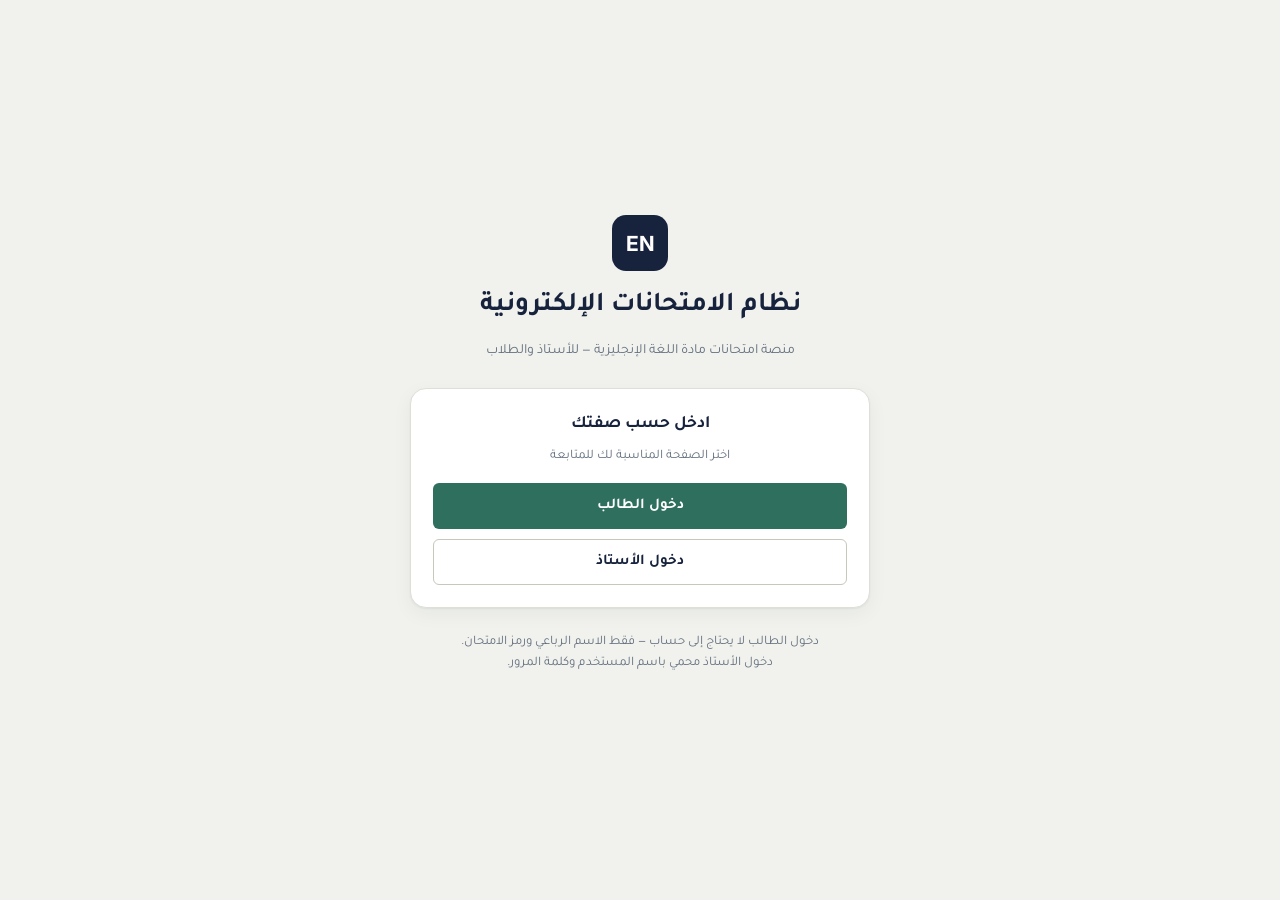
<file: index.html>
<!DOCTYPE html>
<html lang="ar" dir="rtl">
<head>
<meta charset="UTF-8" />
<meta name="viewport" content="width=device-width, initial-scale=1" />
<title>نظام الامتحانات الإلكترونية — اللغة الإنجليزية</title>
<link rel="stylesheet" href="style.css" />
</head>
<body>
  <div class="center-page">
    <div class="container-narrow text-center">
      <div class="login-hero">
        <div class="mark">EN</div>
        <h1>نظام الامتحانات الإلكترونية</h1>
        <p class="muted">منصة امتحانات مادة اللغة الإنجليزية — للأستاذ والطلاب</p>
      </div>

      <div class="card">
        <h3>ادخل حسب صفتك</h3>
        <p class="muted small mb-0">اختر الصفحة المناسبة لك للمتابعة</p>
        <div class="mt-16" style="display:flex; flex-direction:column; gap:10px;">
          <a class="btn btn-primary btn-block" href="student-login.html">دخول الطالب</a>
          <a class="btn btn-outline btn-block" href="teacher-login.html">دخول الأستاذ</a>
        </div>
      </div>

      <p class="muted small mt-24">
        دخول الطالب لا يحتاج إلى حساب — فقط الاسم الرباعي ورمز الامتحان.<br />
        دخول الأستاذ محمي باسم المستخدم وكلمة المرور.
      </p>
    </div>
  </div>
</body>
</html>
</file>
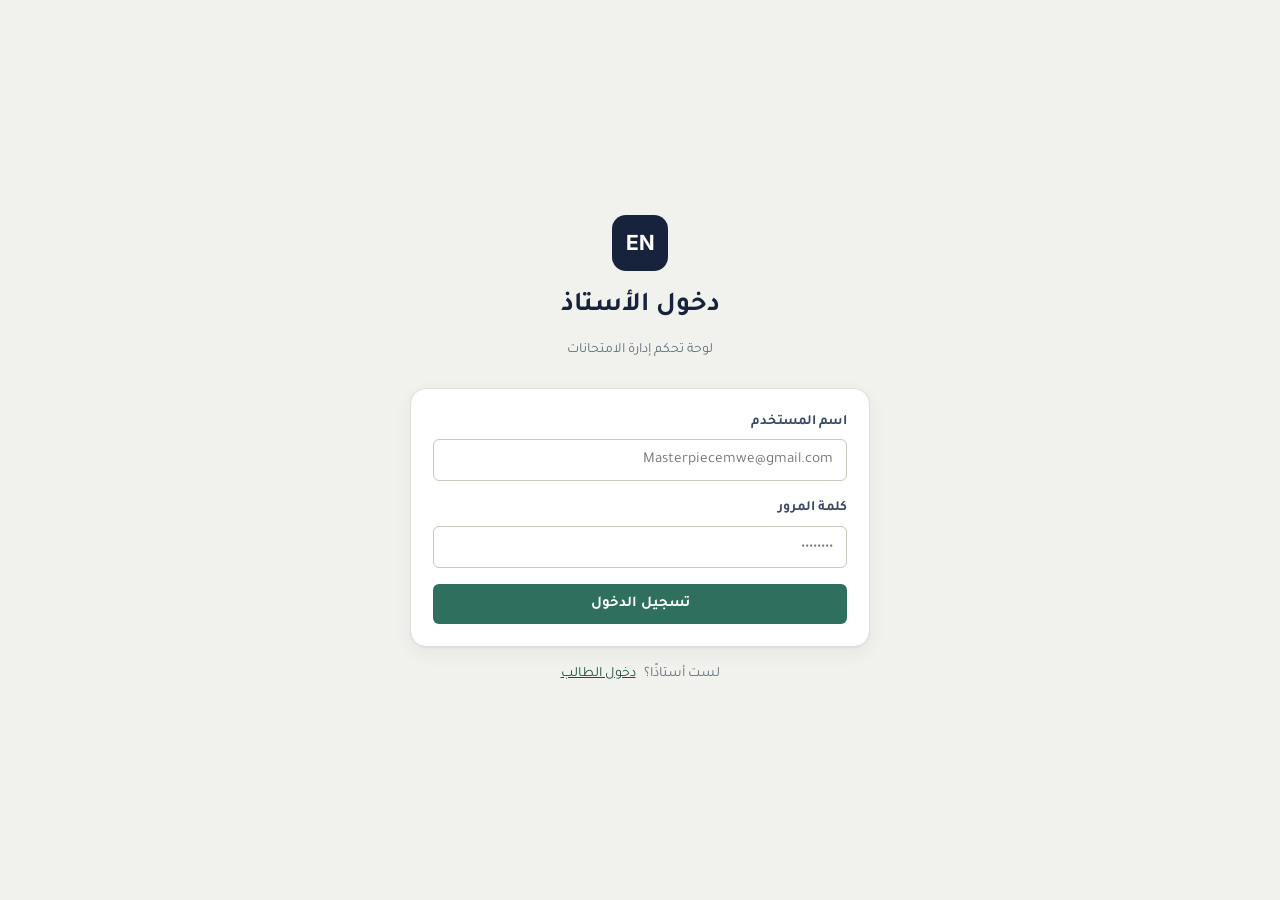
<file: create-exam.html>
<!DOCTYPE html>
<html lang="ar" dir="rtl">
<head>
<meta charset="UTF-8" />
<meta name="viewport" content="width=device-width, initial-scale=1" />
<title>إنشاء / تعديل امتحان — نظام الامتحانات</title>
<link rel="stylesheet" href="style.css" />
</head>
<body>
  <div class="dash">
    <aside class="sidebar">
      <div class="brand"><span class="mark" style="width:28px;height:28px;font-size:.8rem;">EN</span> نظام الامتحانات</div>
      <nav>
        <a href="teacher-dashboard.html">لوحة التحكم</a>
        <a href="create-exam.html" class="active">إنشاء امتحان جديد</a>
        <a href="#" id="accountLinkStub" style="opacity:.5;">إعدادات الحساب</a>
        <a href="teacher-dashboard.html">رجوع</a>
      </nav>
    </aside>

    <div class="dash-main">
      <div class="dash-header">
        <h2 class="mb-0" id="pageTitle">إنشاء امتحان جديد</h2>
        <div class="user-chip" id="userChip">—</div>
      </div>

      <div class="dash-content">
        <div id="alertBox" class="hidden"></div>

        <div class="card">
          <h3>بيانات الامتحان</h3>
          <form id="examForm">
            <div class="field">
              <label for="title">اسم الامتحان</label>
              <input type="text" id="title" required placeholder="مثال: امتحان الوحدة الثالثة" />
            </div>
            <div class="field">
              <label for="description">وصف الامتحان</label>
              <textarea id="description" placeholder="وصف مختصر يظهر للطالب (اختياري)"></textarea>
            </div>
            <div class="form-row">
              <div class="field">
                <label for="examCode">رمز الامتحان (Exam Code)</label>
                <input type="text" id="examCode" class="exam-code" required placeholder="EX-2026-01" />
              </div>
              <div class="field">
                <label for="status">حالة الامتحان</label>
                <select id="status">
                  <option value="draft">مسودة</option>
                  <option value="published">منشور</option>
                  <option value="closed">مغلق</option>
                </select>
              </div>
            </div>
            <div class="form-row">
              <div class="field">
                <label for="startAt">تاريخ ووقت البداية</label>
                <input type="datetime-local" id="startAt" required />
              </div>
              <div class="field">
                <label for="endAt">تاريخ ووقت النهاية</label>
                <input type="datetime-local" id="endAt" required />
              </div>
            </div>
            <div class="form-row">
              <div class="field">
                <label for="durationMinutes">مدة الامتحان (بالدقائق)</label>
                <input type="number" id="durationMinutes" min="1" required placeholder="45" />
              </div>
              <div class="field">
                <label for="questionCountDisplay">عدد الأسئلة</label>
                <input type="text" id="questionCountDisplay" disabled value="0" />
                <div class="hint">يُحسب تلقائيًا من الأسئلة المضافة أدناه لضمان تطابق البيانات.</div>
              </div>
            </div>
            <div class="field">
              <label style="display:flex; align-items:center; gap:8px; font-weight:400;">
                <input type="checkbox" id="allowShowAnswers" style="width:auto;" />
                السماح للطالب بمشاهدة درجته التفصيلية بعد التصحيح
              </label>
            </div>
            <button type="submit" id="saveExamBtn" class="btn btn-primary">حفظ بيانات الامتحان</button>
          </form>
        </div>

        <div class="card hidden" id="questionsSection">
          <div class="flex-between">
            <h3 class="mb-0">أسئلة الامتحان (<span id="qCount">0</span>)</h3>
            <div class="flex gap-8" style="flex-wrap:wrap;">
              <button class="btn btn-outline btn-sm" id="bulkQuestionsBtn">✍️ كتابة عدة أسئلة دفعة واحدة</button>
              <button class="btn btn-primary btn-sm" id="addQuestionBtn">+ إضافة سؤال</button>
            </div>
          </div>
          <div id="questionsList" class="mt-16"></div>
          <div class="empty-state hidden" id="noQuestions">لا توجد أسئلة بعد. ابدأ بإضافة سؤال جديد.</div>
        </div>
      </div>
    </div>
  </div>

  <!-- محرّر السؤال -->
  <div id="questionModal" class="modal-backdrop hidden">
    <div class="modal" style="max-width:560px;">
      <h3 id="qModalTitle">إضافة سؤال</h3>
      <div id="qModalAlert" class="hidden"></div>
      <div class="field">
        <label>نوع السؤال</label>
        <select id="qType">
          <option value="multiple_choice">اختيار من متعدد (Multiple Choice)</option>
          <option value="true_false">صح / خطأ (True/False)</option>
          <option value="short_answer">إجابة قصيرة (Short Answer)</option>
          <option value="essay">مقالي (Essay)</option>
        </select>
      </div>
      <div class="field">
        <label>نص السؤال (بالإنجليزية عادةً)</label>
        <textarea id="qText" class="ltr" placeholder="Question text..."></textarea>
      </div>

      <div id="mcOptions" class="hidden">
        <div class="opt-row"><span class="muted" style="width:20px;">A</span><input type="text" id="optA" class="ltr" placeholder="Option A" /></div>
        <div class="opt-row"><span class="muted" style="width:20px;">B</span><input type="text" id="optB" class="ltr" placeholder="Option B" /></div>
        <div class="opt-row"><span class="muted" style="width:20px;">C</span><input type="text" id="optC" class="ltr" placeholder="Option C" /></div>
        <div class="opt-row"><span class="muted" style="width:20px;">D</span><input type="text" id="optD" class="ltr" placeholder="Option D" /></div>
        <div class="field">
          <label>الإجابة الصحيحة</label>
          <select id="mcCorrect"><option value="a">A</option><option value="b">B</option><option value="c">C</option><option value="d">D</option></select>
        </div>
      </div>

      <div id="tfOptions" class="hidden">
        <div class="field">
          <label>الإجابة الصحيحة</label>
          <select id="tfCorrect"><option value="true">True</option><option value="false">False</option></select>
        </div>
      </div>

      <div id="shortOptions" class="hidden">
        <div class="field">
          <label>الإجابات المقبولة (افصل بينها بفاصلة ,)</label>
          <input type="text" id="acceptableAnswers" class="ltr" placeholder="answer1, answer2, answer 3" />
          <div class="hint">سيتم قبول أي إجابة من الطالب تطابق إحدى هذه الإجابات (بدون حساسية لحالة الأحرف أو المسافات الزائدة).</div>
        </div>
      </div>

      <div class="field">
        <label>الدرجة</label>
        <input type="number" id="qPoints" min="0" step="0.5" value="1" />
      </div>

      <div class="actions">
        <button class="btn btn-outline" id="cancelQuestionBtn">إلغاء</button>
        <button class="btn btn-primary" id="saveQuestionBtn">حفظ السؤال</button>
      </div>
    </div>
  </div>

  <!-- كتابة الأسئلة دفعة واحدة -->
  <div id="bulkModal" class="modal-backdrop hidden">
    <div class="modal" style="max-width:720px; max-height:92vh; overflow:auto;">
      <h3>كتابة الأسئلة دفعة واحدة</h3>
      <div id="bulkAlert" class="hidden"></div>
      <p class="small muted">اكتب كل سؤال في فقرة مستقلة، وافصل بين الأسئلة بسطر فارغ. يتم التعرّف على نوع السؤال تلقائيًا، وتظهر المعاينة أسفل الصندوق أثناء الكتابة.</p>
      <details class="mt-8" style="margin-bottom:12px;">
        <summary style="cursor:pointer; font-weight:600;">طريقة الكتابة</summary>
        <div class="small mt-8" style="line-height:1.9;">
          <div><strong>اختيار من متعدد:</strong> أربعة اختيارات A–D، وضع <span class="ltr">*</span> في نهاية الاختيار الصحيح (أو سطر <span class="ltr">Answer: B</span>).</div>
          <div><strong>صح / خطأ:</strong> سطر <span class="ltr">TF: true</span> أو <span class="ltr">TF: false</span>.</div>
          <div><strong>إجابة قصيرة:</strong> سطر <span class="ltr">Answer: went, Went</span> (الإجابات المقبولة مفصولة بفاصلة).</div>
          <div><strong>مقالي / كتابة:</strong> سطر <span class="ltr">Essay</span>.</div>
          <div><strong>الدرجة:</strong> سطر <span class="ltr">Points: 2</span> (اختياري، والافتراضي 1).</div>
        </div>
      </details>
      <div class="field">
        <textarea id="bulkText" class="ltr" style="min-height:240px; font-family:ui-monospace,Consolas,monospace;" placeholder="What is the capital of France?&#10;A) Berlin&#10;B) Paris *&#10;C) Madrid&#10;D) Rome"></textarea>
      </div>
      <div id="bulkPreview"></div>
      <div class="actions">
        <button class="btn btn-outline btn-sm" id="bulkSampleBtn" style="margin-inline-end:auto;">إدراج مثال</button>
        <button class="btn btn-outline" id="bulkCancelBtn">إلغاء</button>
        <button class="btn btn-primary" id="bulkAddBtn" disabled>إضافة الأسئلة</button>
      </div>
    </div>
  </div>

  <div id="confirmModal" class="modal-backdrop hidden">
    <div class="modal">
      <h3 id="confirmTitle">تأكيد</h3>
      <p id="confirmMessage" class="small"></p>
      <div class="actions">
        <button class="btn btn-outline" id="confirmCancelBtn">إلغاء</button>
        <button class="btn btn-danger" id="confirmOkBtn">حذف</button>
      </div>
    </div>
  </div>
  <script src="config.js"></script>
  <script src="local-db.js"></script>
  <script src="utils.js"></script>
  <script src="auth.js"></script>
  <script src="teacher.js"></script>
</body>
</html>
</file>
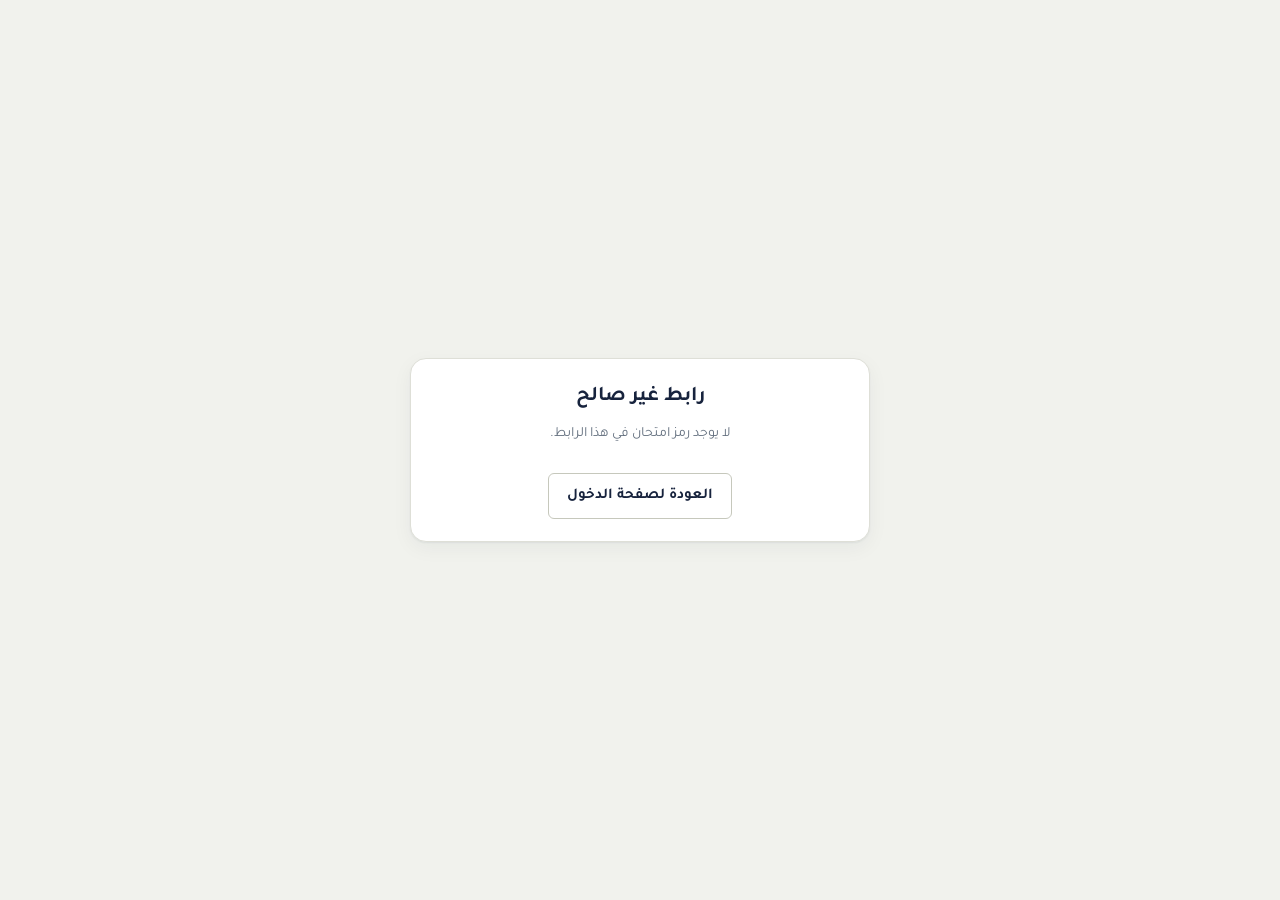
<file: exam.html>
<!DOCTYPE html>
<html lang="ar" dir="rtl">
<head>
<meta charset="UTF-8" />
<meta name="viewport" content="width=device-width, initial-scale=1" />
<title>الامتحان جارٍ — نظام الامتحانات</title>
<link rel="stylesheet" href="style.css" />
</head>
<body>
  <div id="loadingState" class="center-page">
    <div class="text-center muted"><span class="spinner" style="border-top-color:var(--ink); border-color:rgba(23,35,61,.25);"></span> جاري تحميل الامتحان...</div>
  </div>

  <div id="blockedState" class="center-page hidden">
    <div class="container-narrow card text-center">
      <h2 id="blockedTitle">تعذّر الدخول للامتحان</h2>
      <p id="blockedMessage" class="muted"></p>
      <a href="student-login.html" class="btn btn-outline mt-16">العودة لصفحة الدخول</a>
    </div>
  </div>

  <div id="examShell" class="exam-shell hidden">
    <div class="exam-topbar">
      <div>
        <strong id="examTitle">—</strong>
        <div class="muted small"><span id="examStudentName"></span><span id="violationBadge" class="viol-badge zero">مخالفات مسجَّلة: 0</span></div>
      </div>
      <div class="timer" id="timerDisplay">--:--</div>
    </div>

    <div class="exam-notice">
      ⚠️ تنبيه: أي خروج من صفحة الامتحان (تبديل التبويب أو التطبيق، تصغير المتصفح، إغلاق الصفحة أو تحديثها) يُسجَّل تلقائيًا كمحاولة غش ويظهر للأستاذ.
    </div>

    <div id="questionsContainer"></div>

    <div class="card text-center">
      <button id="submitExamBtn" class="btn btn-primary btn-block">تسليم الامتحان</button>
      <p class="muted small mt-8 mb-0">تأكد من الإجابة على جميع الأسئلة قبل التسليم — لا يمكن التراجع بعد التسليم.</p>
    </div>
  </div>

  <div id="submittedState" class="center-page hidden">
    <div class="container-narrow card text-center">
      <h2>تم تسليم الامتحان بنجاح</h2>
      <p class="muted" id="submittedMessage">شكرًا لك، سيقوم الأستاذ بمراجعة إجاباتك.</p>
      <a href="index.html" class="btn btn-outline mt-16">العودة للصفحة الرئيسية</a>
    </div>
  </div>

  <div id="confirmSubmitModal" class="modal-backdrop hidden">
    <div class="modal">
      <h3>تأكيد التسليم</h3>
      <p class="small">هل أنت متأكد من رغبتك في تسليم الامتحان الآن؟ لن تتمكن من تعديل إجاباتك بعد ذلك.</p>
      <div class="actions">
        <button class="btn btn-outline" id="cancelSubmitBtn">تراجع</button>
        <button class="btn btn-primary" id="confirmSubmitBtn">نعم، تسليم الامتحان</button>
      </div>
    </div>
  </div>

  <div id="violationToast" class="violation-toast hidden"></div>
  <script src="config.js"></script>
  <script src="local-db.js"></script>
  <script src="utils.js"></script>
  <script src="auth.js"></script>
  <script src="exam.js"></script>
</body>
</html>
</file>
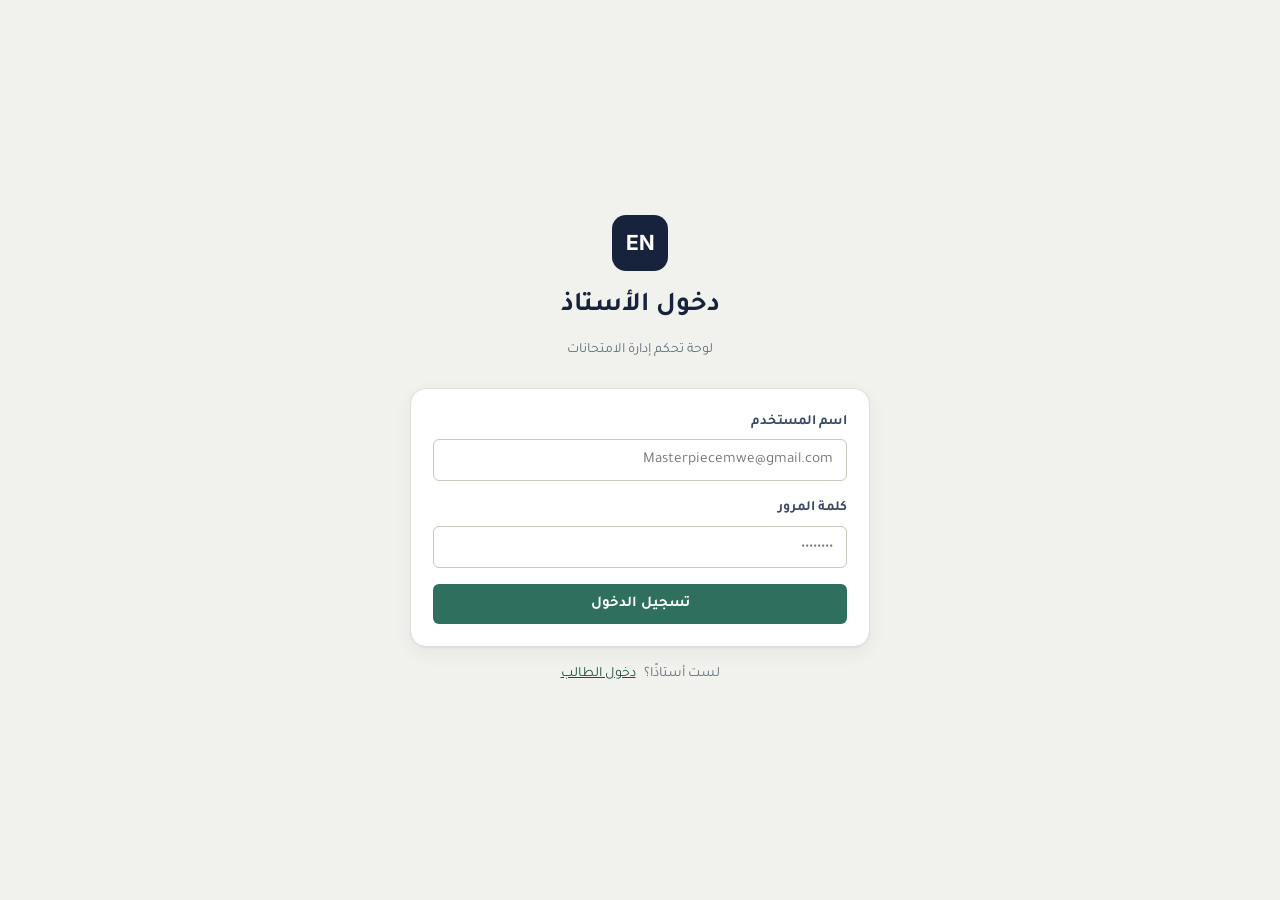
<file: results.html>
<!DOCTYPE html>
<html lang="ar" dir="rtl">
<head>
<meta charset="UTF-8" />
<meta name="viewport" content="width=device-width, initial-scale=1" />
<title>نتائج الامتحان — نظام الامتحانات</title>
<link rel="stylesheet" href="style.css" />
</head>
<body>
  <div class="dash">
    <aside class="sidebar">
      <div class="brand"><span class="mark" style="width:28px;height:28px;font-size:.8rem;">EN</span> نظام الامتحانات</div>
      <nav>
        <a href="teacher-dashboard.html">لوحة التحكم</a>
        <a href="create-exam.html">إنشاء امتحان جديد</a>
        <a href="teacher-dashboard.html">رجوع للوحة التحكم</a>
      </nav>
    </aside>

    <div class="dash-main">
      <div class="dash-header">
        <h2 class="mb-0" id="examTitleHeader">نتائج الامتحان</h2>
        <div class="user-chip" id="userChip">—</div>
      </div>

      <div class="dash-content">
        <div id="alertBox" class="hidden"></div>

        <div id="listView">
          <div class="stat-grid" id="resultsStatGrid">
            <div class="stat-card"><div class="num">—</div><div class="label">عدد المحاولات</div></div>
            <div class="stat-card"><div class="num">—</div><div class="label">تم التصحيح</div></div>
            <div class="stat-card"><div class="num">—</div><div class="label">بانتظار التصحيح</div></div>
            <div class="stat-card"><div class="num">—</div><div class="label">متوسط الدرجات %</div></div>
          </div>

          <div class="card">
            <div class="flex-between">
              <h3 class="mb-0">قائمة الطلاب</h3>
              <button class="btn btn-primary btn-sm" id="autoGradeBtn">تصحيح تلقائي للأسئلة الموضوعية</button>
            </div>
            <div class="table-wrap mt-16">
              <table>
                <thead>
                  <tr>
                    <th>اسم الطالب</th>
                    <th>وقت الدخول</th>
                    <th>وقت التسليم</th>
                    <th>الدرجة</th>
                    <th>المخالفات</th>
                    <th>الحالة</th>
                  </tr>
                </thead>
                <tbody id="attemptsTbody">
                  <tr><td colspan="6" class="muted text-center">جاري التحميل...</td></tr>
                </tbody>
              </table>
            </div>
          </div>
        </div>

        <div id="detailView" class="hidden">
          <button class="btn btn-outline btn-sm mb-0" id="backToListBtn">‹ رجوع لقائمة الطلاب</button>
          <div class="card mt-16">
            <h3 id="detailStudentName">—</h3>
            <div id="detailMeta" class="muted small mb-0"></div>
          </div>
          <div id="detailViolations" class="mt-16"></div>
          <div id="detailQuestions" class="mt-16"></div>
        </div>
      </div>
    </div>
  </div>
  <script src="config.js"></script>
  <script src="local-db.js"></script>
  <script src="utils.js"></script>
  <script src="auth.js"></script>
  <script src="results.js"></script>
</body>
</html>
</file>
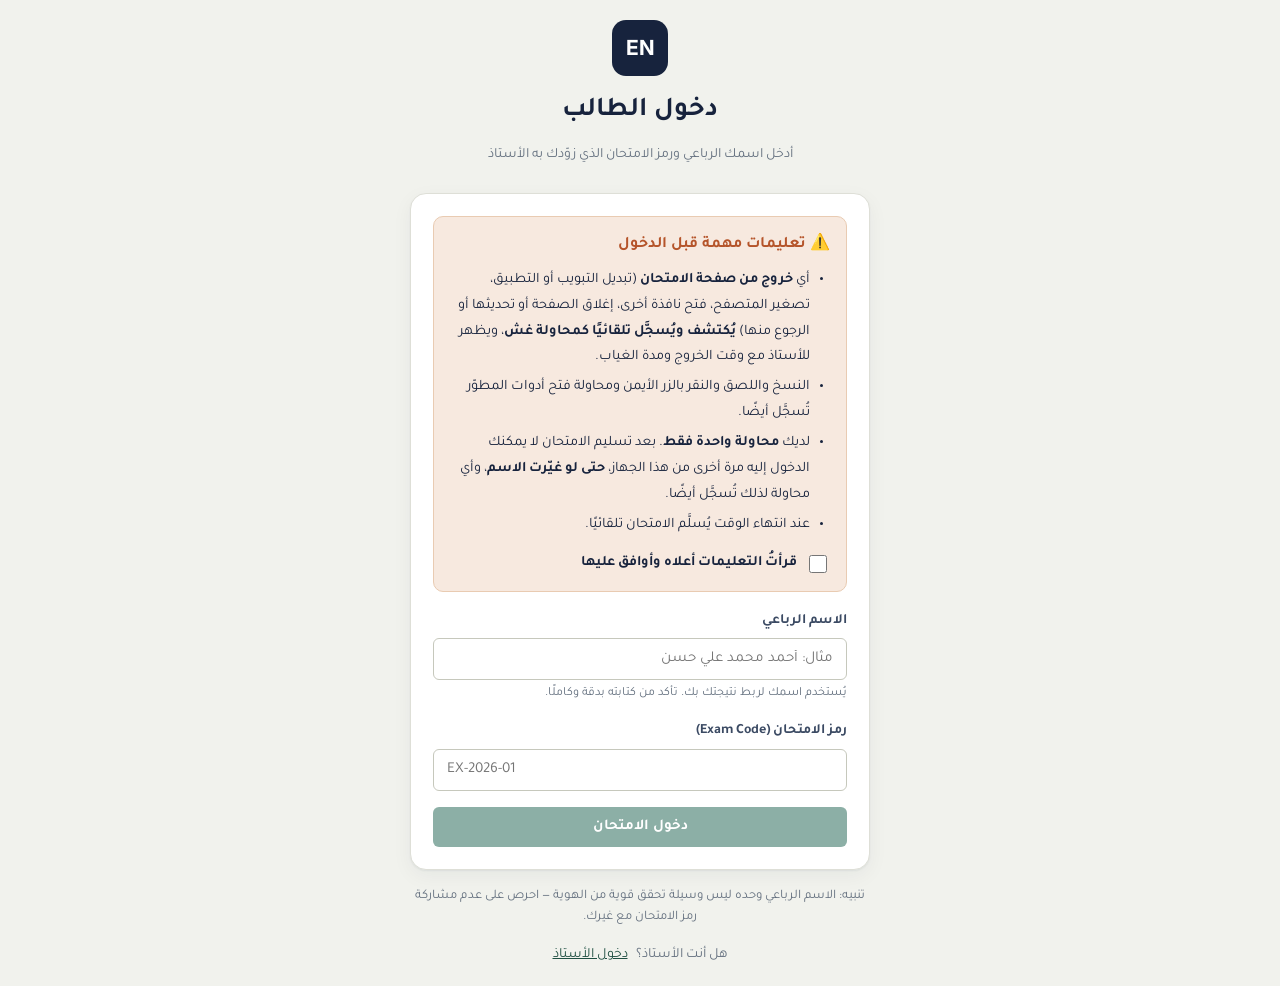
<file: student-login.html>
<!DOCTYPE html>
<html lang="ar" dir="rtl">
<head>
<meta charset="UTF-8" />
<meta name="viewport" content="width=device-width, initial-scale=1" />
<title>دخول الطالب — نظام الامتحانات</title>
<link rel="stylesheet" href="style.css" />
</head>
<body>
  <div class="center-page">
    <div class="container-narrow">
      <div class="login-hero">
        <div class="mark">EN</div>
        <h1>دخول الطالب</h1>
        <p class="muted">أدخل اسمك الرباعي ورمز الامتحان الذي زوّدك به الأستاذ</p>
      </div>

      <div class="card">
        <div id="alertBox" class="hidden"></div>

        <form id="joinForm">
        <div class="rules-box" id="rulesBox">
          <h3>⚠️ تعليمات مهمة قبل الدخول</h3>
          <ul>
            <li>أي <strong>خروج من صفحة الامتحان</strong> (تبديل التبويب أو التطبيق، تصغير المتصفح، فتح نافذة أخرى، إغلاق الصفحة أو تحديثها أو الرجوع منها) <strong>يُكتشف ويُسجَّل تلقائيًا كمحاولة غش</strong>، ويظهر للأستاذ مع وقت الخروج ومدة الغياب.</li>
            <li>النسخ واللصق والنقر بالزر الأيمن ومحاولة فتح أدوات المطوّر تُسجَّل أيضًا.</li>
            <li>لديك <strong>محاولة واحدة فقط</strong>. بعد تسليم الامتحان لا يمكنك الدخول إليه مرة أخرى من هذا الجهاز، <strong>حتى لو غيّرت الاسم</strong>، وأي محاولة لذلك تُسجَّل أيضًا.</li>
            <li>عند انتهاء الوقت يُسلَّم الامتحان تلقائيًا.</li>
          </ul>
          <label class="consent">
            <input type="checkbox" id="agreeRules" />
            <span>قرأتُ التعليمات أعلاه وأوافق عليها</span>
          </label>
        </div>

          <div class="field">
            <label for="fullName">الاسم الرباعي</label>
            <input type="text" id="fullName" required placeholder="مثال: أحمد محمد علي حسن" />
            <div class="hint">يُستخدم اسمك لربط نتيجتك بك. تأكد من كتابته بدقة وكاملًا.</div>
          </div>
          <div class="field">
            <label for="examCode">رمز الامتحان (Exam Code)</label>
            <input type="text" id="examCode" class="exam-code" required placeholder="EX-2026-01" />
          </div>
          <button type="submit" id="submitBtn" class="btn btn-primary btn-block" disabled>
            <span id="btnText">دخول الامتحان</span>
          </button>
        </form>
      </div>

      <p class="muted small mt-16 text-center">
        تنبيه: الاسم الرباعي وحده ليس وسيلة تحقق قوية من الهوية — احرص على
        عدم مشاركة رمز الامتحان مع غيرك.
      </p>

      <div class="role-switch">
        <span class="muted">هل أنت الأستاذ؟</span>
        <a href="teacher-login.html">دخول الأستاذ</a>
      </div>
    </div>
  </div>

  <div id="duplicateModal" class="modal-backdrop hidden">
    <div class="modal">
      <h3>تنبيه</h3>
      <p class="small">
        يوجد طالب مسجّل مسبقًا بنفس الاسم في هذا الامتحان. إذا لم تكن قد دخلت
        هذا الامتحان من قبل يمكنك المتابعة بأمان. إذا كنت قد دخلت مسبقًا، فلن
        يُسمح لك بإنشاء محاولة ثانية.
      </p>
      <div class="actions">
        <button class="btn btn-outline" id="cancelJoinBtn">إلغاء</button>
        <button class="btn btn-primary" id="confirmJoinBtn">متابعة الدخول</button>
      </div>
    </div>
  </div>
  <script src="config.js"></script>
  <script src="local-db.js"></script>
  <script src="utils.js"></script>
  <script src="auth.js"></script>
  <script src="student.js"></script>
</body>
</html>
</file>
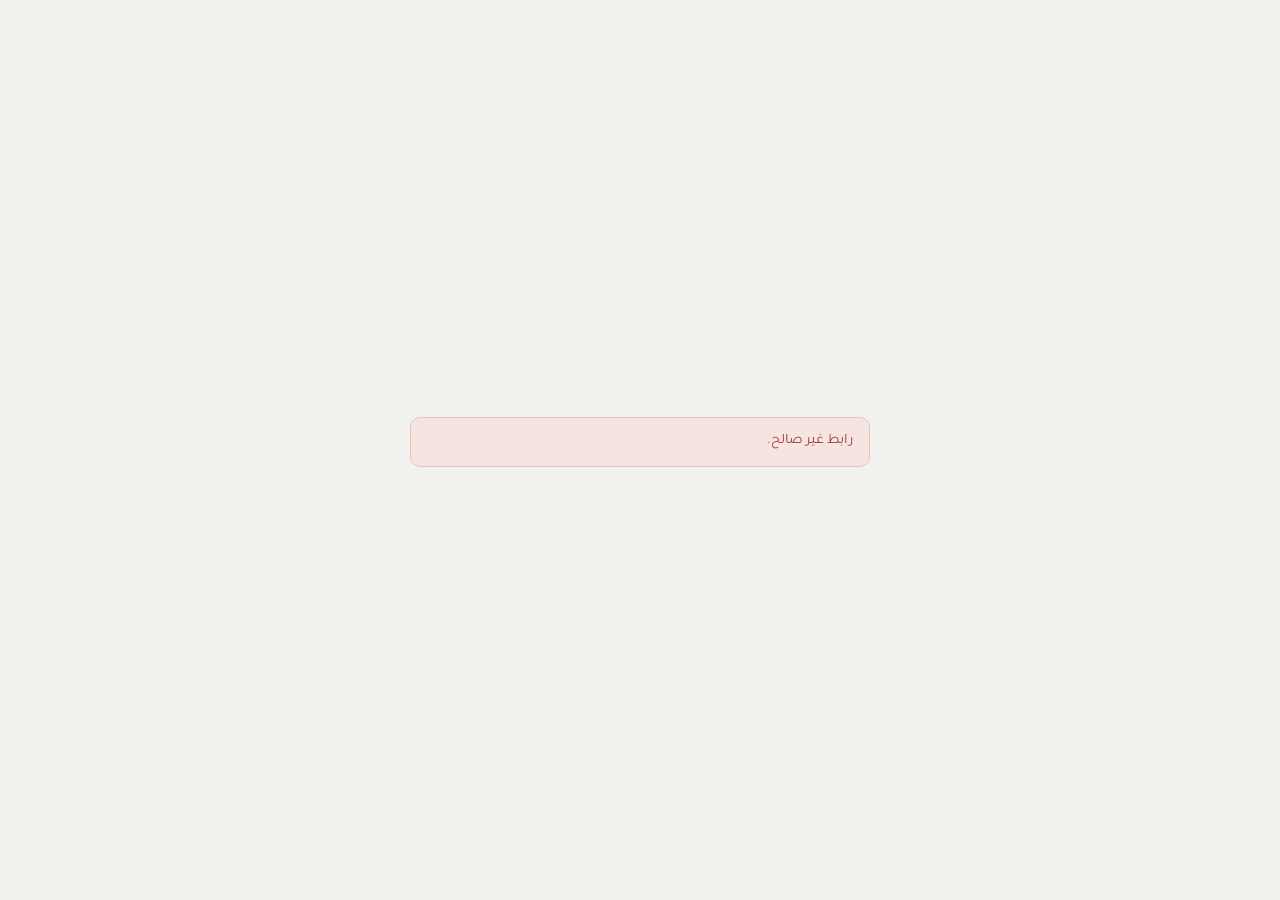
<file: student-result.html>
<!DOCTYPE html>
<html lang="ar" dir="rtl">
<head>
<meta charset="UTF-8" />
<meta name="viewport" content="width=device-width, initial-scale=1" />
<title>نتيجتي — نظام الامتحانات</title>
<link rel="stylesheet" href="style.css" />
</head>
<body>
  <div class="center-page">
    <div class="container-narrow" id="resultRoot">
      <div class="text-center muted">جاري تحميل النتيجة...</div>
    </div>
  </div>
  <script src="config.js"></script>
  <script src="local-db.js"></script>
  <script src="utils.js"></script>
  <script src="auth.js"></script>
  <script src="student.js"></script>
</body>
</html>
</file>
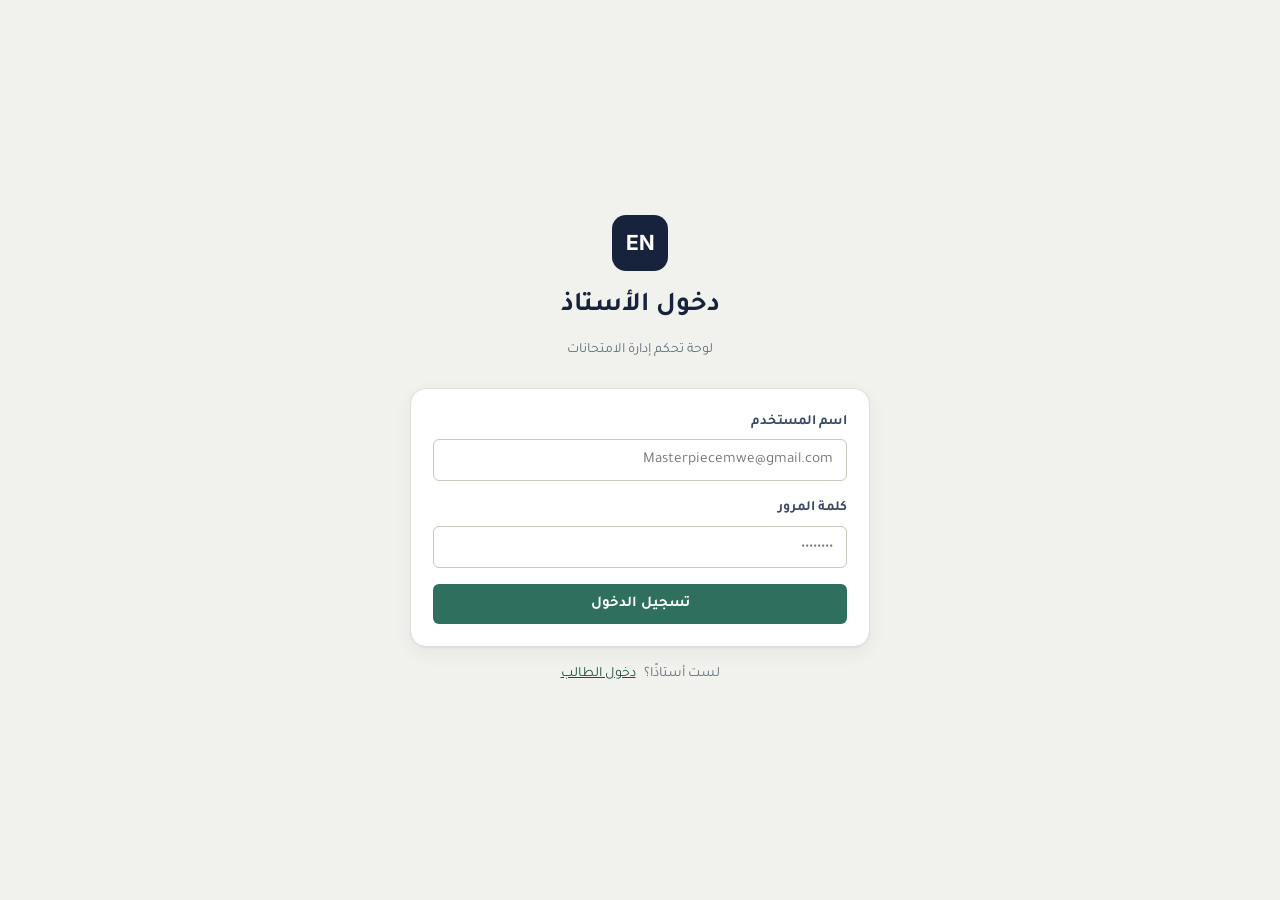
<file: teacher-dashboard.html>
<!DOCTYPE html>
<html lang="ar" dir="rtl">
<head>
<meta charset="UTF-8" />
<meta name="viewport" content="width=device-width, initial-scale=1" />
<title>لوحة تحكم الأستاذ — نظام الامتحانات</title>
<link rel="stylesheet" href="style.css" />
</head>
<body>
  <div class="dash">
    <aside class="sidebar">
      <div class="brand"><span class="mark" style="width:28px;height:28px;font-size:.8rem;">EN</span> نظام الامتحانات</div>
      <nav>
        <a href="teacher-dashboard.html" class="active">لوحة التحكم</a>
        <a href="create-exam.html">إنشاء امتحان جديد</a>
        <a href="#" id="accountLink">إعدادات الحساب</a>
        <a href="#" id="logoutLink">تسجيل الخروج</a>
      </nav>
    </aside>

    <div class="dash-main">
      <div class="dash-header">
        <h2 class="mb-0">لوحة التحكم</h2>
        <div class="user-chip" id="userChip">—</div>
      </div>

      <div class="dash-content">
        <div id="alertBox" class="hidden"></div>

        <div class="stat-grid" id="statGrid">
          <div class="stat-card"><div class="num">—</div><div class="label">عدد الامتحانات</div></div>
          <div class="stat-card"><div class="num">—</div><div class="label">امتحانات نشطة</div></div>
          <div class="stat-card"><div class="num">—</div><div class="label">امتحانات منتهية</div></div>
          <div class="stat-card"><div class="num">—</div><div class="label">عدد الطلاب</div></div>
          <div class="stat-card"><div class="num">—</div><div class="label">عدد المحاولات</div></div>
        </div>

        <div class="card">
          <div class="flex-between mb-0">
            <h3 class="mb-0">قائمة الامتحانات</h3>
            <a href="create-exam.html" class="btn btn-primary btn-sm">+ امتحان جديد</a>
          </div>
          <div class="table-wrap mt-16">
            <table id="examsTable">
              <thead>
                <tr>
                  <th>اسم الامتحان</th>
                  <th>الحالة</th>
                  <th>البداية</th>
                  <th>النهاية</th>
                  <th>المدة</th>
                  <th>الأسئلة</th>
                  <th>الطلاب</th>
                  <th>إجراءات</th>
                </tr>
              </thead>
              <tbody id="examsTbody">
                <tr><td colspan="8" class="muted text-center">جاري التحميل...</td></tr>
              </tbody>
            </table>
          </div>
        </div>
      </div>
    </div>
  </div>

  <!-- نافذة تأكيد إغلاق/حذف الامتحان -->
  <div id="confirmModal" class="modal-backdrop hidden">
    <div class="modal">
      <h3 id="confirmTitle">تأكيد</h3>
      <p id="confirmMessage" class="small"></p>
      <div class="actions">
        <button class="btn btn-outline" id="confirmCancelBtn">إلغاء</button>
        <button class="btn btn-danger" id="confirmOkBtn">تأكيد</button>
      </div>
    </div>
  </div>

  <!-- نافذة إعدادات الحساب -->
  <div id="accountModal" class="modal-backdrop hidden">
    <div class="modal">
      <h3>إعدادات الحساب</h3>
      <div id="accountAlert" class="hidden"></div>
      <div class="field">
        <label>اسم العرض</label>
        <input type="text" id="displayNameInput" />
      </div>
      <button class="btn btn-outline btn-block" id="saveNameBtn">حفظ الاسم</button>

      <hr style="margin:18px 0; border:none; border-top:1px solid var(--line);" />

      <div class="field">
        <label>كلمة المرور الحالية</label>
        <input type="password" id="currentPasswordInput" autocomplete="current-password" />
      </div>
      <div class="field">
        <label>كلمة المرور الجديدة</label>
        <input type="password" id="newPasswordInput" autocomplete="new-password" />
      </div>
      <button class="btn btn-primary btn-block" id="savePasswordBtn">تغيير كلمة المرور</button>

      <div class="actions">
        <button class="btn btn-link" id="closeAccountModal">إغلاق</button>
      </div>
    </div>
  </div>
  <script src="config.js"></script>
  <script src="local-db.js"></script>
  <script src="utils.js"></script>
  <script src="auth.js"></script>
  <script src="teacher.js"></script>
</body>
</html>
</file>
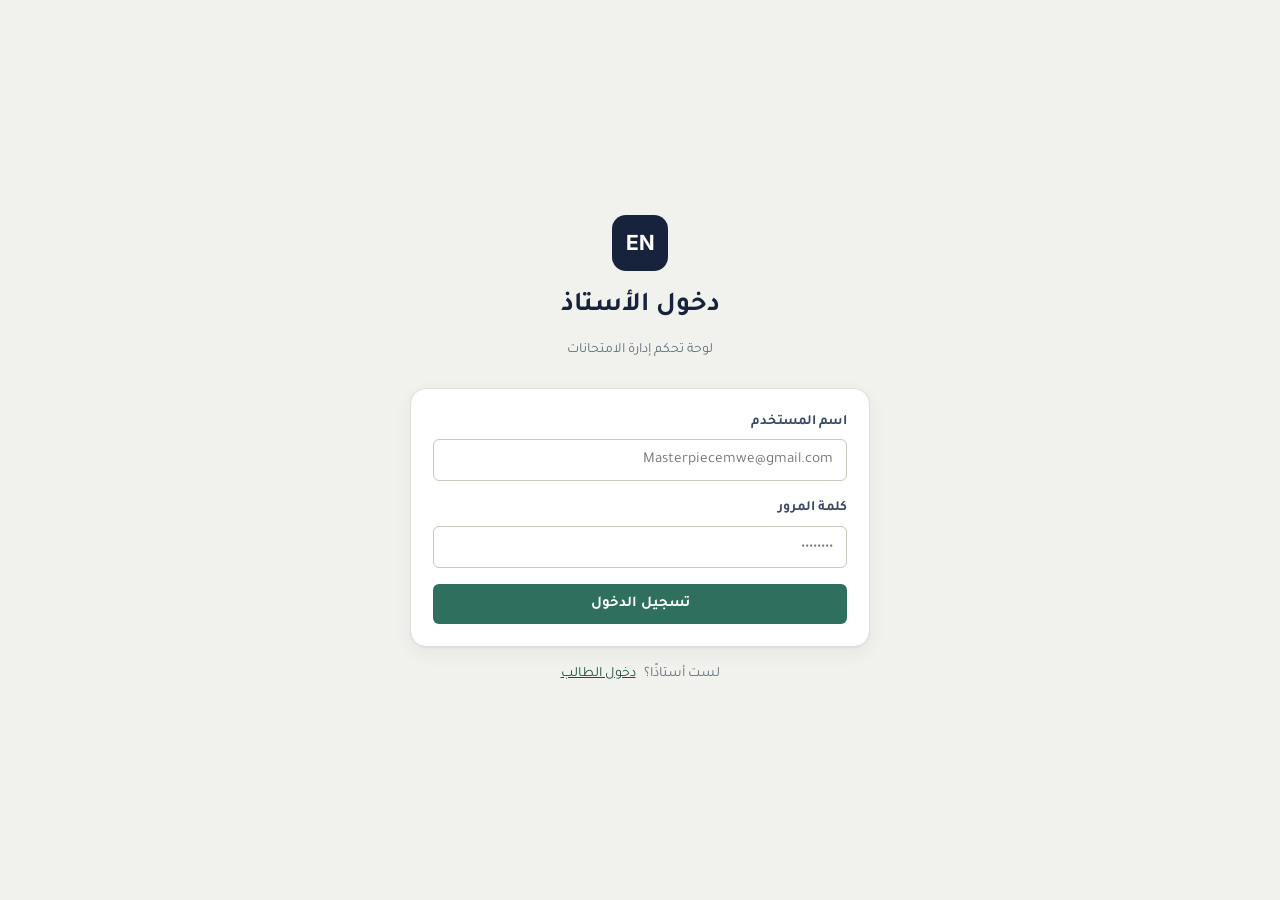
<file: teacher-login.html>
<!DOCTYPE html>
<html lang="ar" dir="rtl">
<head>
<meta charset="UTF-8" />
<meta name="viewport" content="width=device-width, initial-scale=1" />
<title>دخول الأستاذ — نظام الامتحانات</title>
<link rel="stylesheet" href="style.css" />
</head>
<body>
  <div class="center-page">
    <div class="container-narrow">
      <div class="login-hero">
        <div class="mark">EN</div>
        <h1>دخول الأستاذ</h1>
        <p class="muted">لوحة تحكم إدارة الامتحانات</p>
      </div>

      <div class="card">
        <div id="alertBox" class="hidden"></div>

        <form id="loginForm">
          <div class="field">
            <label for="email">اسم المستخدم</label>
            <input type="text" id="email" required autocomplete="username" placeholder="Masterpiecemwe@gmail.com" />
          </div>
          <div class="field">
            <label for="password">كلمة المرور</label>
            <input type="password" id="password" required autocomplete="current-password" placeholder="••••••••" />
          </div>
          <button type="submit" id="submitBtn" class="btn btn-primary btn-block">
            <span id="btnText">تسجيل الدخول</span>
          </button>
        </form>
      </div>

      <div class="role-switch">
        <span class="muted">لست أستاذًا؟</span>
        <a href="student-login.html">دخول الطالب</a>
      </div>
    </div>
  </div>
  <script src="config.js"></script>
  <script src="local-db.js"></script>
  <script src="utils.js"></script>
  <script src="auth.js"></script>
  <script>
    const alertBox = document.getElementById("alertBox");
    const form = document.getElementById("loginForm");
    const submitBtn = document.getElementById("submitBtn");
    const btnText = document.getElementById("btnText");

    // إن كان الأستاذ مسجّل الدخول أصلًا، حوّله مباشرة إلى لوحة التحكم
    auth.onAuthStateChanged((user) => {
      if (user && !user.isAnonymous) {
        window.location.href = "teacher-dashboard.html";
      }
    });

    form.addEventListener("submit", async (e) => {
      e.preventDefault();
      clearAlert(alertBox);
      const email = document.getElementById("email").value.trim();
      const password = document.getElementById("password").value;

      if (!email || !password) {
        showAlert(alertBox, "يرجى إدخال اسم المستخدم وكلمة المرور.", "error");
        return;
      }

      submitBtn.disabled = true;
      btnText.innerHTML = '<span class="spinner"></span> جاري التحقق...';

      try {
        await teacherLogin(email, password);
        window.location.href = "teacher-dashboard.html";
      } catch (err) {
        console.error(err);
        showAlert(alertBox, translateError(err), "error");
        submitBtn.disabled = false;
        btnText.textContent = "تسجيل الدخول";
      }
    });
  </script>
</body>
</html>
</file>
<file: style.css>
/* =====================================================================
   نظام الامتحانات الإلكترونية — ورقة الأنماط الرئيسية
   فلسفة التصميم: لوحة أستاذ هادئة تشبه سجل تصحيح ورقي منظّم — حبر
   كحلي داكن + أخضر أكاديمي هادئ للأفعال الإيجابية + كهرمان محروق
   للتنبيهات. واجهة الطالب أبسط بكثير: بطاقة واحدة، تركيز كامل،
   بلا عناصر جانبية.
   ===================================================================== */

@import url('https://fonts.googleapis.com/css2?family=Tajawal:wght@400;500;700;900&family=Inter:wght@400;500;600;700&display=swap');

:root{
  --ink: #17233D;
  --ink-soft: #3B4A63;
  --muted: #64707F;
  --paper: #F1F2ED;
  --surface: #FFFFFF;
  --line: #DEDFD7;
  --line-strong: #C6C8BC;

  --accent: #2F6F5E;
  --accent-dark: #1F4F42;
  --accent-tint: #E4EEE9;

  --warn: #B5542A;
  --warn-tint: #F7E9DF;

  --danger: #A23B3B;
  --danger-tint: #F6E4E1;

  --info: #2C5985;
  --info-tint: #E4EDF5;

  --radius-s: 6px;
  --radius-m: 10px;
  --radius-l: 16px;
  --shadow: 0 1px 2px rgba(23,35,61,.06), 0 6px 20px rgba(23,35,61,.05);
}

*{box-sizing:border-box;}
html,body{margin:0;padding:0;}
body{
  font-family:'Tajawal', 'Inter', sans-serif;
  background:var(--paper);
  color:var(--ink);
  line-height:1.6;
  min-height:100vh;
}
body[dir="rtl"]{direction:rtl;}

/* نص إنجليزي داخل سياق عربي: يبقى LTR بغض النظر عن اتجاه الصفحة */
.ltr, .exam-code, .timer, input[type="email"], .mono{
  direction:ltr;
  unicode-bidi:isolate;
  font-family:'Inter', sans-serif;
  text-align:left;
}

h1,h2,h3,h4{
  font-family:'Tajawal', sans-serif;
  font-weight:700;
  color:var(--ink);
  margin:0 0 .4em;
}
h1{font-size:1.7rem;}
h2{font-size:1.3rem;}
h3{font-size:1.08rem;}
p{margin:0 0 .8em; color:var(--ink-soft);}
a{color:var(--accent-dark);}

/* ---------- الحاويات العامة ---------- */
.page{max-width:1180px; margin:0 auto; padding:28px 20px 60px;}
.center-page{
  min-height:100vh; display:flex; align-items:center; justify-content:center;
  padding:20px;
}
.container-narrow{max-width:460px; width:100%;}

/* ---------- شريط التنقل العلوي ---------- */
.topbar{
  background:var(--surface);
  border-bottom:1px solid var(--line);
  padding:14px 24px;
  display:flex; align-items:center; justify-content:space-between; gap:12px;
  position:sticky; top:0; z-index:20;
}
.topbar .brand{display:flex; align-items:center; gap:10px; font-weight:700; font-size:1.05rem;}
.brand .mark{
  width:34px; height:34px; border-radius:8px; background:var(--ink);
  color:#fff; display:flex; align-items:center; justify-content:center;
  font-family:'Inter'; font-weight:700; font-size:.95rem;
}
.topbar .user-chip{display:flex; align-items:center; gap:10px; color:var(--muted); font-size:.92rem;}

/* ---------- تخطيط لوحة الأستاذ (شريط جانبي) ---------- */
.dash{display:flex; min-height:100vh;}
.sidebar{
  width:230px; flex:0 0 230px; background:var(--ink); color:#EDEFEA;
  padding:22px 16px; position:sticky; top:0; height:100vh;
}
.sidebar .brand{color:#fff; font-weight:700; padding:0 6px 22px; font-size:1.05rem; display:flex; gap:10px; align-items:center;}
.sidebar nav a{
  display:block; color:#C7CEDB; text-decoration:none; padding:10px 12px;
  border-radius:var(--radius-s); margin-bottom:4px; font-size:.94rem;
}
.sidebar nav a.active, .sidebar nav a:hover{background:rgba(255,255,255,.09); color:#fff;}
.dash-main{flex:1; min-width:0;}
.dash-content{padding:26px 30px 60px; max-width:1100px;}
.dash-header{
  background:var(--surface); border-bottom:1px solid var(--line);
  padding:16px 30px; display:flex; align-items:center; justify-content:space-between;
  position:sticky; top:0; z-index:15;
}

/* ---------- بطاقات ---------- */
.card{
  background:var(--surface); border:1px solid var(--line); border-radius:var(--radius-l);
  padding:22px; box-shadow:var(--shadow);
}
.card + .card{margin-top:18px;}

.stat-grid{display:grid; grid-template-columns:repeat(auto-fit, minmax(160px,1fr)); gap:14px; margin-bottom:22px;}
.stat-card{
  background:var(--surface); border:1px solid var(--line); border-radius:var(--radius-m);
  padding:16px 18px;
}
.stat-card .num{font-family:'Inter'; font-size:1.7rem; font-weight:700; color:var(--ink);}
.stat-card .label{color:var(--muted); font-size:.86rem; margin-top:2px;}

/* ---------- أزرار ---------- */
.btn{
  display:inline-flex; align-items:center; justify-content:center; gap:6px;
  border:1px solid transparent; border-radius:var(--radius-s);
  padding:10px 18px; font-size:.94rem; font-weight:600; cursor:pointer;
  font-family:inherit; transition:background .15s, border-color .15s, opacity .15s;
  text-decoration:none;
}
.btn:disabled{opacity:.55; cursor:not-allowed;}
.btn-primary{background:var(--accent); color:#fff;}
.btn-primary:hover:not(:disabled){background:var(--accent-dark);}
.btn-outline{background:transparent; border-color:var(--line-strong); color:var(--ink);}
.btn-outline:hover:not(:disabled){background:var(--paper);}
.btn-danger{background:var(--danger); color:#fff;}
.btn-danger:hover:not(:disabled){background:#832d2d;}
.btn-warn{background:var(--warn); color:#fff;}
.btn-sm{padding:6px 12px; font-size:.82rem;}
.btn-block{width:100%;}
.btn-link{background:none; border:none; color:var(--accent-dark); cursor:pointer; padding:0; font-weight:600; text-decoration:underline; font-size:.9rem;}

/* ---------- نماذج ---------- */
.field{margin-bottom:16px;}
.field label{display:block; font-size:.88rem; font-weight:600; color:var(--ink-soft); margin-bottom:6px;}
.field .hint{font-size:.78rem; color:var(--muted); margin-top:4px;}
input[type="text"], input[type="password"], input[type="email"],
input[type="number"], input[type="datetime-local"], textarea, select{
  width:100%; padding:11px 13px; border:1px solid var(--line-strong); border-radius:var(--radius-s);
  font-size:.95rem; font-family:inherit; background:#fff; color:var(--ink);
}
textarea{resize:vertical; min-height:80px;}
input:focus, textarea:focus, select:focus{
  outline:2px solid var(--accent); outline-offset:1px; border-color:var(--accent);
}
.form-row{display:flex; gap:14px; flex-wrap:wrap;}
.form-row > .field{flex:1; min-width:180px;}

/* ---------- تنبيهات ---------- */
.alert{
  padding:12px 16px; border-radius:var(--radius-m); font-size:.9rem; margin-bottom:16px;
  border:1px solid transparent; display:flex; gap:10px; align-items:flex-start;
}
.alert-success{background:var(--accent-tint); color:var(--accent-dark); border-color:#BFDBCF;}
.alert-error{background:var(--danger-tint); color:var(--danger); border-color:#E7C3BE;}
.alert-warn{background:var(--warn-tint); color:var(--warn); border-color:#E9CBB2;}
.alert-info{background:var(--info-tint); color:var(--info); border-color:#C4D6E7;}
.hidden{display:none !important;}

/* ---------- شارات الحالة ---------- */
.badge{display:inline-block; padding:3px 11px; border-radius:99px; font-size:.78rem; font-weight:600;}
.badge-draft{background:#EAEAE4; color:#5A5D53;}
.badge-published{background:var(--accent-tint); color:var(--accent-dark);}
.badge-closed{background:var(--danger-tint); color:var(--danger);}
.badge-progress{background:var(--info-tint); color:var(--info);}
.badge-submitted{background:var(--accent-tint); color:var(--accent-dark);}
.badge-graded{background:#EDE6F5; color:#5B3E85;}

/* ---------- جداول ---------- */
table{width:100%; border-collapse:collapse; font-size:.92rem;}
th, td{padding:11px 12px; text-align:right; border-bottom:1px solid var(--line);}
body[dir="rtl"] table{text-align:right;}
th{color:var(--muted); font-weight:600; font-size:.82rem;}
tbody tr:hover{background:var(--paper);}
.table-wrap{overflow-x:auto;}
.row-link{cursor:pointer;}
.row-link:hover{background:var(--accent-tint) !important;}

/* ---------- نافذة تأكيد (Modal) ---------- */
.modal-backdrop{
  position:fixed; inset:0; background:rgba(23,35,61,.5); display:flex;
  align-items:center; justify-content:center; z-index:100; padding:20px;
}
.modal{
  background:#fff; border-radius:var(--radius-l); padding:24px; max-width:420px; width:100%;
  box-shadow:0 20px 50px rgba(0,0,0,.25);
}
.modal .actions{display:flex; gap:10px; justify-content:flex-end; margin-top:18px;}

/* ---------- صفحات الدخول ---------- */
.login-hero{
  text-align:center; margin-bottom:26px;
}
.login-hero .mark{
  width:56px; height:56px; border-radius:14px; background:var(--ink); color:#fff;
  display:flex; align-items:center; justify-content:center; margin:0 auto 14px;
  font-family:'Inter'; font-weight:700; font-size:1.3rem;
}
.role-switch{display:flex; gap:8px; justify-content:center; margin-top:16px; font-size:.88rem;}

/* ---------- بطاقة سؤال (إنشاء/إدارة الأسئلة) ---------- */
.q-card{border:1px solid var(--line); border-radius:var(--radius-m); padding:16px; margin-bottom:12px; background:#fff;}
.q-card .q-head{display:flex; justify-content:space-between; align-items:center; margin-bottom:10px;}
.q-order-btns{display:flex; flex-direction:column; gap:2px;}
.q-order-btns button{border:1px solid var(--line-strong); background:#fff; border-radius:4px; width:26px; height:22px; cursor:pointer;}
.opt-row{display:flex; align-items:center; gap:10px; margin-bottom:8px;}
.opt-row input[type="text"]{flex:1;}

/* ---------- صفحة الامتحان (واجهة الطالب) ---------- */
.exam-shell{max-width:760px; margin:0 auto; padding:0 16px 80px;}
.exam-topbar{
  position:sticky; top:0; background:var(--surface); border-bottom:1px solid var(--line);
  padding:14px 18px; display:flex; align-items:center; justify-content:space-between;
  z-index:30; margin-bottom:20px;
}
.timer{
  font-size:1.4rem; font-weight:700; background:var(--ink); color:#fff;
  padding:6px 16px; border-radius:var(--radius-s); letter-spacing:1px;
}
.timer.danger{background:var(--danger); animation:pulse 1s infinite;}
@keyframes pulse{0%,100%{opacity:1;}50%{opacity:.72;}}
.question-block{margin-bottom:22px;}
.question-block .qn{font-size:.82rem; color:var(--muted); margin-bottom:4px; font-weight:600;}
.question-block .qtext{font-size:1.02rem; font-weight:500; color:var(--ink); margin-bottom:14px;}
.choice{
  display:flex; align-items:center; gap:10px; padding:12px 14px; border:1px solid var(--line-strong);
  border-radius:var(--radius-m); margin-bottom:8px; cursor:pointer; background:#fff;
}
.choice:hover{border-color:var(--accent);}
.choice.selected{border-color:var(--accent); background:var(--accent-tint);}
.choice input{accent-color:var(--accent);}
.violation-toast{
  position:fixed; bottom:18px; inset-inline:0; margin:0 auto; max-width:420px;
  background:var(--warn); color:#fff; padding:12px 18px; border-radius:var(--radius-m);
  box-shadow:0 10px 30px rgba(0,0,0,.25); z-index:200; text-align:center; font-size:.9rem;
}

/* منع تحديد النص أثناء الامتحان (أفضل بديل داخل حدود المتصفح) */
.no-select{user-select:none; -webkit-user-select:none;}

/* ---------- مساعدات عامة ---------- */
.flex{display:flex;}
.flex-between{display:flex; align-items:center; justify-content:space-between;}
.gap-8{gap:8px;} .gap-12{gap:12px;} .gap-16{gap:16px;}
.mt-8{margin-top:8px;} .mt-16{margin-top:16px;} .mt-24{margin-top:24px;}
.mb-0{margin-bottom:0;}
.muted{color:var(--muted); font-size:.88rem;}
.text-center{text-align:center;}
.small{font-size:.82rem;}
.empty-state{text-align:center; padding:50px 20px; color:var(--muted);}
.spinner{
  width:18px; height:18px; border:2px solid rgba(255,255,255,.4); border-top-color:#fff;
  border-radius:50%; display:inline-block; animation:spin .7s linear infinite;
}
@keyframes spin{to{transform:rotate(360deg);}}

@media (max-width: 860px){
  .dash{flex-direction:column;}
  .sidebar{width:100%; flex:none; height:auto; position:static; padding:14px;}
  .sidebar nav{display:flex; overflow-x:auto; gap:4px;}
  .sidebar nav a{white-space:nowrap; margin-bottom:0;}
  .dash-content{padding:18px 14px;}
  .form-row{flex-direction:column;}
}

/* ---------- تعليمات الطالب قبل الامتحان + سجل المخالفات ---------- */
.rules-box{
  background:var(--warn-tint); color:var(--ink); border:1px solid #E9CBB2;
  border-radius:var(--radius-m); padding:14px 16px; margin-bottom:18px; font-size:.9rem; line-height:1.8;
}
.rules-box h3{margin:0 0 8px; font-size:1rem; color:var(--warn);}
.rules-box ul{margin:0 0 12px; padding-inline-start:20px;}
.rules-box li{margin-bottom:4px;}
.rules-box .consent{display:flex; align-items:center; gap:8px; font-weight:600; cursor:pointer;}
.rules-box .consent input{width:18px; height:18px; accent-color:var(--accent);}
.exam-notice{
  background:var(--warn-tint); color:var(--warn); border:1px solid #E9CBB2;
  border-radius:var(--radius-m); padding:10px 14px; margin-bottom:18px; font-size:.86rem;
}
.viol-badge{
  display:inline-block; font-size:.78rem; font-weight:700; padding:2px 10px; border-radius:999px;
  background:var(--danger-tint); color:var(--danger); margin-inline-start:8px;
}
.viol-badge.zero{background:var(--accent-tint); color:var(--accent-dark);}
.viol-list{list-style:none; margin:12px 0 0; padding:0;}
.viol-list li{
  display:flex; justify-content:space-between; gap:12px; flex-wrap:wrap;
  padding:9px 0; border-bottom:1px solid var(--line); font-size:.9rem;
}
.viol-list li:last-child{border-bottom:none;}
.viol-list .when{color:var(--muted); font-size:.82rem;}
</file>
